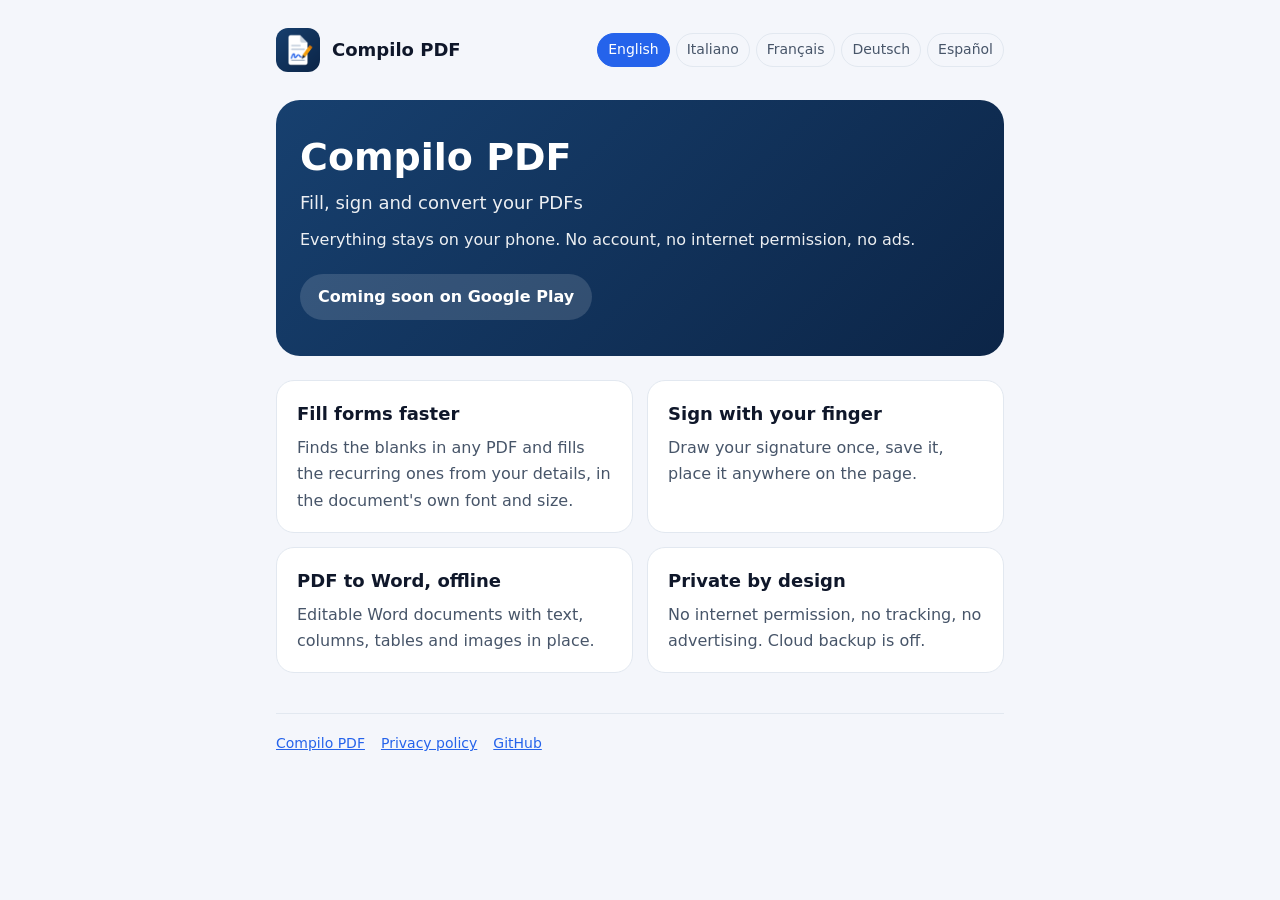
<file: docs/index.html>
<!doctype html>
<html lang="en">
<head>
<meta charset="utf-8">
<meta name="viewport" content="width=device-width,initial-scale=1">
<title>Compilo PDF – Fill, sign and convert your PDFs</title>
<meta name="description" content="Everything stays on your phone. No account, no internet permission, no ads.">
<link rel="canonical" href="https://st3fez.github.io/compilo-pdf/index.html">
<link rel="alternate" hreflang="en" href="https://st3fez.github.io/compilo-pdf/index.html"><link rel="alternate" hreflang="it" href="https://st3fez.github.io/compilo-pdf/it/index.html"><link rel="alternate" hreflang="fr" href="https://st3fez.github.io/compilo-pdf/fr/index.html"><link rel="alternate" hreflang="de" href="https://st3fez.github.io/compilo-pdf/de/index.html"><link rel="alternate" hreflang="es" href="https://st3fez.github.io/compilo-pdf/es/index.html">
<link rel="icon" href="assets/icon.svg" type="image/svg+xml">
<link rel="stylesheet" href="assets/style.css">
</head>
<body><div class="wrap">
<header class="top"><a class="brand" href="index.html"><img src="assets/icon-192.png" alt="" width="44" height="44">Compilo PDF</a><nav class="langs" aria-label="Language"><a href="https://st3fez.github.io/compilo-pdf/index.html" hreflang="en" lang="en" aria-current=true>English</a><a href="https://st3fez.github.io/compilo-pdf/it/index.html" hreflang="it" lang="it">Italiano</a><a href="https://st3fez.github.io/compilo-pdf/fr/index.html" hreflang="fr" lang="fr">Français</a><a href="https://st3fez.github.io/compilo-pdf/de/index.html" hreflang="de" lang="de">Deutsch</a><a href="https://st3fez.github.io/compilo-pdf/es/index.html" hreflang="es" lang="es">Español</a></nav></header>
<section class="hero"><h1>Compilo PDF</h1><p>Fill, sign and convert your PDFs</p><p style="font-size:16px;margin-top:10px">Everything stays on your phone. No account, no internet permission, no ads.</p><span class="soon">Coming soon on Google Play</span></section><div class="grid"><div class="card"><h2>Fill forms faster</h2><p>Finds the blanks in any PDF and fills the recurring ones from your details, in the document&#x27;s own font and size.</p></div><div class="card"><h2>Sign with your finger</h2><p>Draw your signature once, save it, place it anywhere on the page.</p></div><div class="card"><h2>PDF to Word, offline</h2><p>Editable Word documents with text, columns, tables and images in place.</p></div><div class="card"><h2>Private by design</h2><p>No internet permission, no tracking, no advertising. Cloud backup is off.</p></div></div>
<footer><a href="index.html">Compilo PDF</a><a href="privacy.html" >Privacy policy</a><a href="https://github.com/St3fez/compilo-pdf/issues">GitHub</a></footer>
</div></body></html>
</file>
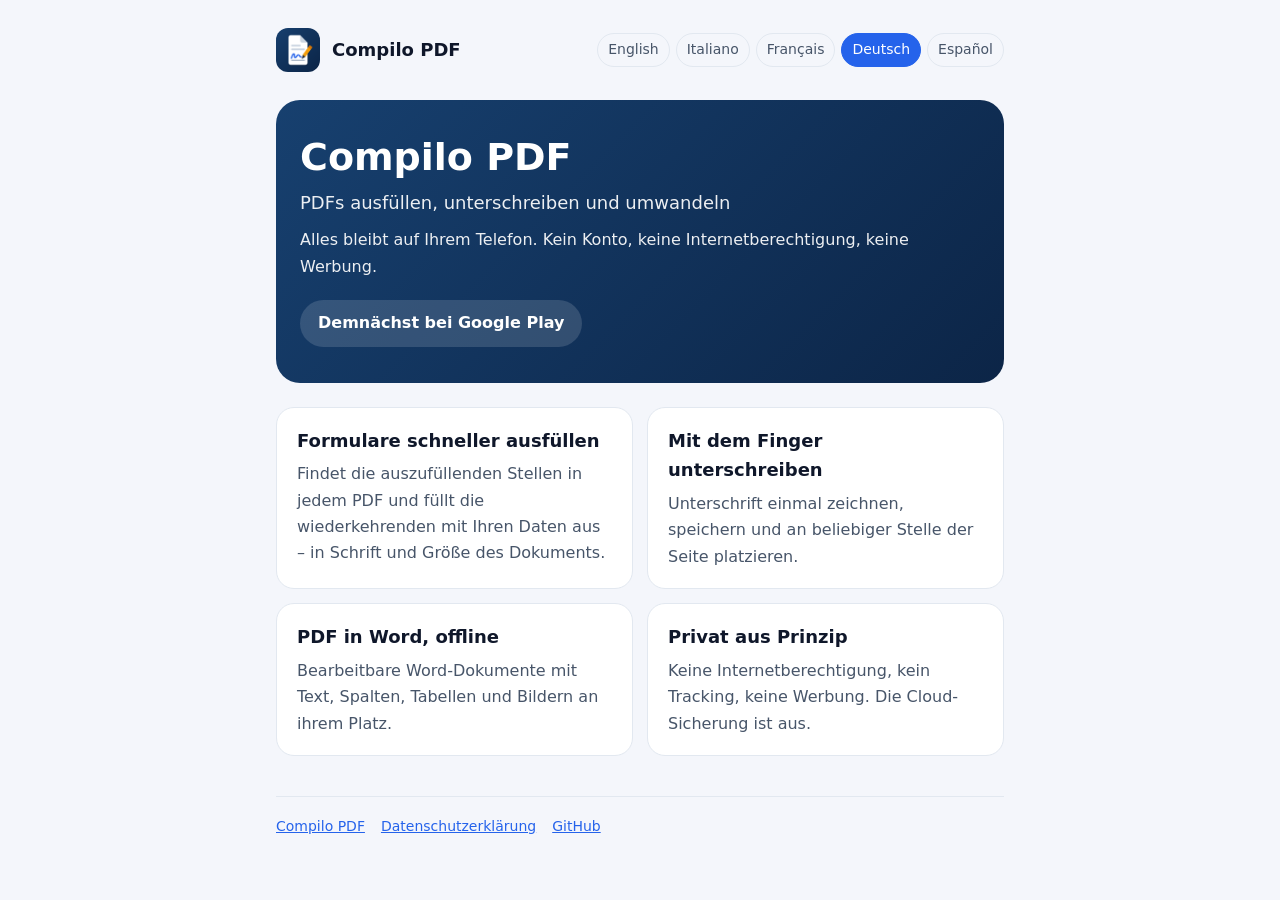
<file: docs/de/index.html>
<!doctype html>
<html lang="de">
<head>
<meta charset="utf-8">
<meta name="viewport" content="width=device-width,initial-scale=1">
<title>Compilo PDF – PDFs ausfüllen, unterschreiben und umwandeln</title>
<meta name="description" content="Alles bleibt auf Ihrem Telefon. Kein Konto, keine Internetberechtigung, keine Werbung.">
<link rel="canonical" href="https://st3fez.github.io/compilo-pdf/de/index.html">
<link rel="alternate" hreflang="en" href="https://st3fez.github.io/compilo-pdf/index.html"><link rel="alternate" hreflang="it" href="https://st3fez.github.io/compilo-pdf/it/index.html"><link rel="alternate" hreflang="fr" href="https://st3fez.github.io/compilo-pdf/fr/index.html"><link rel="alternate" hreflang="de" href="https://st3fez.github.io/compilo-pdf/de/index.html"><link rel="alternate" hreflang="es" href="https://st3fez.github.io/compilo-pdf/es/index.html">
<link rel="icon" href="../assets/icon.svg" type="image/svg+xml">
<link rel="stylesheet" href="../assets/style.css">
</head>
<body><div class="wrap">
<header class="top"><a class="brand" href="../index.html"><img src="../assets/icon-192.png" alt="" width="44" height="44">Compilo PDF</a><nav class="langs" aria-label="Language"><a href="https://st3fez.github.io/compilo-pdf/index.html" hreflang="en" lang="en">English</a><a href="https://st3fez.github.io/compilo-pdf/it/index.html" hreflang="it" lang="it">Italiano</a><a href="https://st3fez.github.io/compilo-pdf/fr/index.html" hreflang="fr" lang="fr">Français</a><a href="https://st3fez.github.io/compilo-pdf/de/index.html" hreflang="de" lang="de" aria-current=true>Deutsch</a><a href="https://st3fez.github.io/compilo-pdf/es/index.html" hreflang="es" lang="es">Español</a></nav></header>
<section class="hero"><h1>Compilo PDF</h1><p>PDFs ausfüllen, unterschreiben und umwandeln</p><p style="font-size:16px;margin-top:10px">Alles bleibt auf Ihrem Telefon. Kein Konto, keine Internetberechtigung, keine Werbung.</p><span class="soon">Demnächst bei Google Play</span></section><div class="grid"><div class="card"><h2>Formulare schneller ausfüllen</h2><p>Findet die auszufüllenden Stellen in jedem PDF und füllt die wiederkehrenden mit Ihren Daten aus – in Schrift und Größe des Dokuments.</p></div><div class="card"><h2>Mit dem Finger unterschreiben</h2><p>Unterschrift einmal zeichnen, speichern und an beliebiger Stelle der Seite platzieren.</p></div><div class="card"><h2>PDF in Word, offline</h2><p>Bearbeitbare Word-Dokumente mit Text, Spalten, Tabellen und Bildern an ihrem Platz.</p></div><div class="card"><h2>Privat aus Prinzip</h2><p>Keine Internetberechtigung, kein Tracking, keine Werbung. Die Cloud-Sicherung ist aus.</p></div></div>
<footer><a href="../index.html">Compilo PDF</a><a href="../privacy.html" >Datenschutzerklärung</a><a href="https://github.com/St3fez/compilo-pdf/issues">GitHub</a></footer>
</div></body></html>
</file>
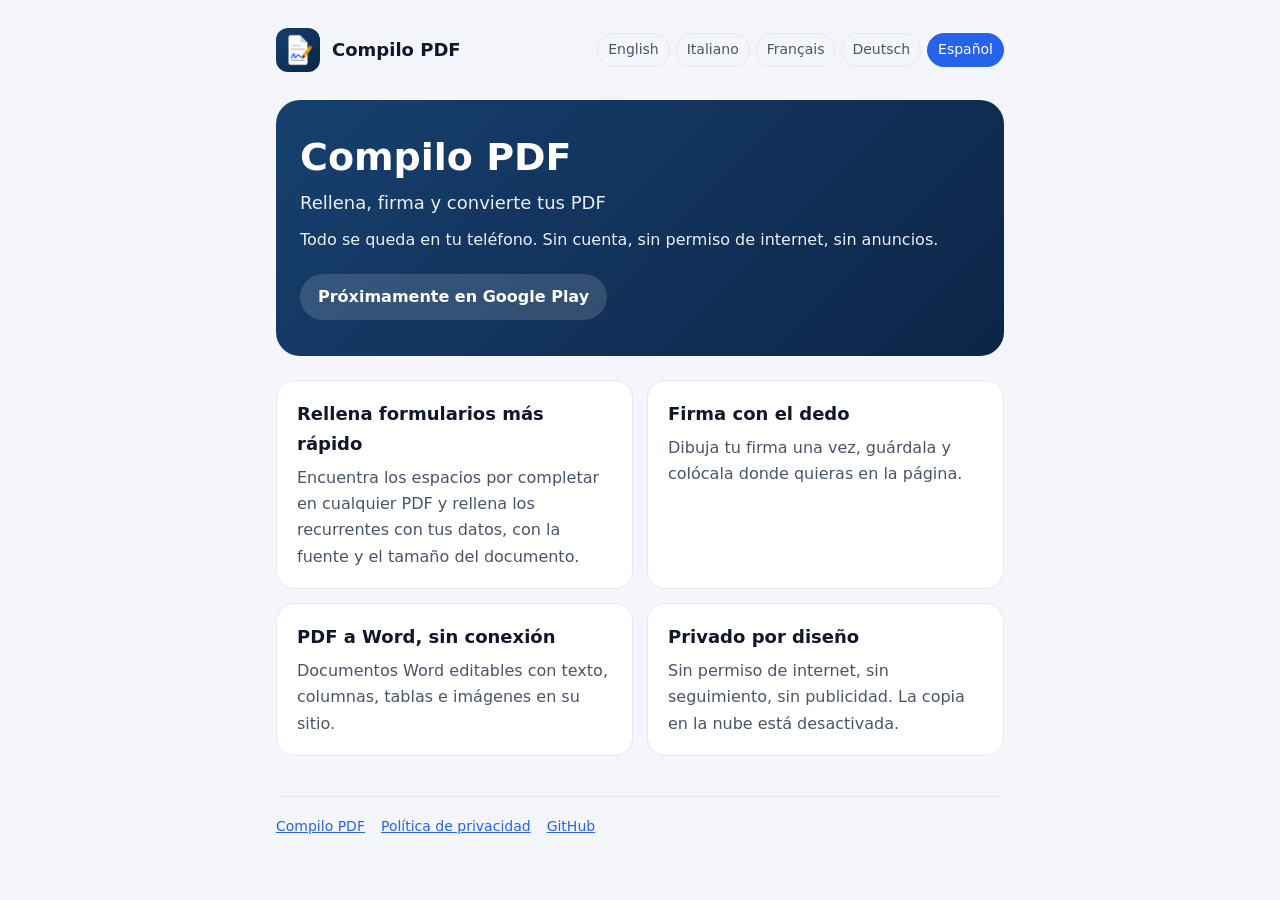
<file: docs/es/index.html>
<!doctype html>
<html lang="es">
<head>
<meta charset="utf-8">
<meta name="viewport" content="width=device-width,initial-scale=1">
<title>Compilo PDF – Rellena, firma y convierte tus PDF</title>
<meta name="description" content="Todo se queda en tu teléfono. Sin cuenta, sin permiso de internet, sin anuncios.">
<link rel="canonical" href="https://st3fez.github.io/compilo-pdf/es/index.html">
<link rel="alternate" hreflang="en" href="https://st3fez.github.io/compilo-pdf/index.html"><link rel="alternate" hreflang="it" href="https://st3fez.github.io/compilo-pdf/it/index.html"><link rel="alternate" hreflang="fr" href="https://st3fez.github.io/compilo-pdf/fr/index.html"><link rel="alternate" hreflang="de" href="https://st3fez.github.io/compilo-pdf/de/index.html"><link rel="alternate" hreflang="es" href="https://st3fez.github.io/compilo-pdf/es/index.html">
<link rel="icon" href="../assets/icon.svg" type="image/svg+xml">
<link rel="stylesheet" href="../assets/style.css">
</head>
<body><div class="wrap">
<header class="top"><a class="brand" href="../index.html"><img src="../assets/icon-192.png" alt="" width="44" height="44">Compilo PDF</a><nav class="langs" aria-label="Language"><a href="https://st3fez.github.io/compilo-pdf/index.html" hreflang="en" lang="en">English</a><a href="https://st3fez.github.io/compilo-pdf/it/index.html" hreflang="it" lang="it">Italiano</a><a href="https://st3fez.github.io/compilo-pdf/fr/index.html" hreflang="fr" lang="fr">Français</a><a href="https://st3fez.github.io/compilo-pdf/de/index.html" hreflang="de" lang="de">Deutsch</a><a href="https://st3fez.github.io/compilo-pdf/es/index.html" hreflang="es" lang="es" aria-current=true>Español</a></nav></header>
<section class="hero"><h1>Compilo PDF</h1><p>Rellena, firma y convierte tus PDF</p><p style="font-size:16px;margin-top:10px">Todo se queda en tu teléfono. Sin cuenta, sin permiso de internet, sin anuncios.</p><span class="soon">Próximamente en Google Play</span></section><div class="grid"><div class="card"><h2>Rellena formularios más rápido</h2><p>Encuentra los espacios por completar en cualquier PDF y rellena los recurrentes con tus datos, con la fuente y el tamaño del documento.</p></div><div class="card"><h2>Firma con el dedo</h2><p>Dibuja tu firma una vez, guárdala y colócala donde quieras en la página.</p></div><div class="card"><h2>PDF a Word, sin conexión</h2><p>Documentos Word editables con texto, columnas, tablas e imágenes en su sitio.</p></div><div class="card"><h2>Privado por diseño</h2><p>Sin permiso de internet, sin seguimiento, sin publicidad. La copia en la nube está desactivada.</p></div></div>
<footer><a href="../index.html">Compilo PDF</a><a href="../privacy.html" >Política de privacidad</a><a href="https://github.com/St3fez/compilo-pdf/issues">GitHub</a></footer>
</div></body></html>
</file>
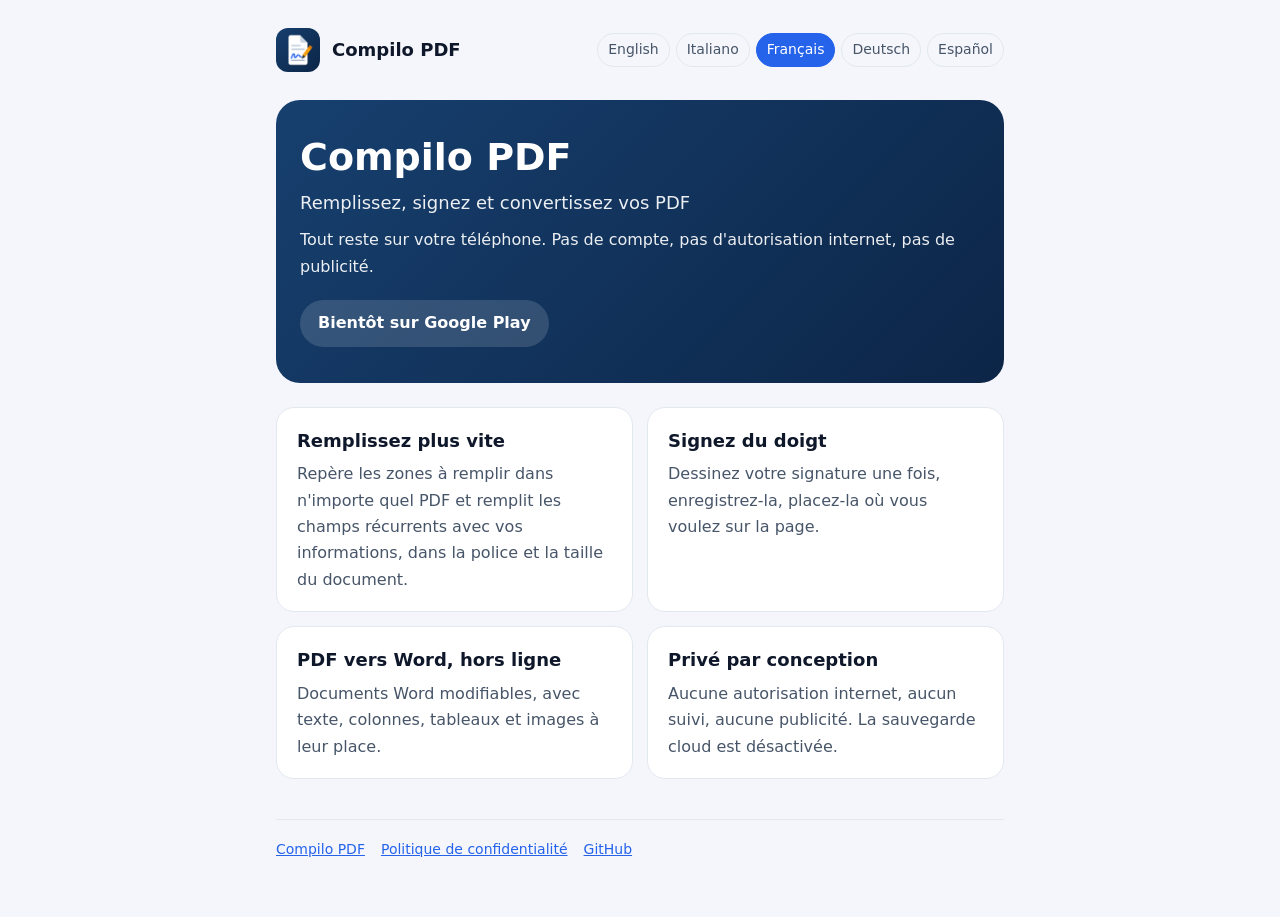
<file: docs/fr/index.html>
<!doctype html>
<html lang="fr">
<head>
<meta charset="utf-8">
<meta name="viewport" content="width=device-width,initial-scale=1">
<title>Compilo PDF – Remplissez, signez et convertissez vos PDF</title>
<meta name="description" content="Tout reste sur votre téléphone. Pas de compte, pas d&#x27;autorisation internet, pas de publicité.">
<link rel="canonical" href="https://st3fez.github.io/compilo-pdf/fr/index.html">
<link rel="alternate" hreflang="en" href="https://st3fez.github.io/compilo-pdf/index.html"><link rel="alternate" hreflang="it" href="https://st3fez.github.io/compilo-pdf/it/index.html"><link rel="alternate" hreflang="fr" href="https://st3fez.github.io/compilo-pdf/fr/index.html"><link rel="alternate" hreflang="de" href="https://st3fez.github.io/compilo-pdf/de/index.html"><link rel="alternate" hreflang="es" href="https://st3fez.github.io/compilo-pdf/es/index.html">
<link rel="icon" href="../assets/icon.svg" type="image/svg+xml">
<link rel="stylesheet" href="../assets/style.css">
</head>
<body><div class="wrap">
<header class="top"><a class="brand" href="../index.html"><img src="../assets/icon-192.png" alt="" width="44" height="44">Compilo PDF</a><nav class="langs" aria-label="Language"><a href="https://st3fez.github.io/compilo-pdf/index.html" hreflang="en" lang="en">English</a><a href="https://st3fez.github.io/compilo-pdf/it/index.html" hreflang="it" lang="it">Italiano</a><a href="https://st3fez.github.io/compilo-pdf/fr/index.html" hreflang="fr" lang="fr" aria-current=true>Français</a><a href="https://st3fez.github.io/compilo-pdf/de/index.html" hreflang="de" lang="de">Deutsch</a><a href="https://st3fez.github.io/compilo-pdf/es/index.html" hreflang="es" lang="es">Español</a></nav></header>
<section class="hero"><h1>Compilo PDF</h1><p>Remplissez, signez et convertissez vos PDF</p><p style="font-size:16px;margin-top:10px">Tout reste sur votre téléphone. Pas de compte, pas d&#x27;autorisation internet, pas de publicité.</p><span class="soon">Bientôt sur Google Play</span></section><div class="grid"><div class="card"><h2>Remplissez plus vite</h2><p>Repère les zones à remplir dans n&#x27;importe quel PDF et remplit les champs récurrents avec vos informations, dans la police et la taille du document.</p></div><div class="card"><h2>Signez du doigt</h2><p>Dessinez votre signature une fois, enregistrez-la, placez-la où vous voulez sur la page.</p></div><div class="card"><h2>PDF vers Word, hors ligne</h2><p>Documents Word modifiables, avec texte, colonnes, tableaux et images à leur place.</p></div><div class="card"><h2>Privé par conception</h2><p>Aucune autorisation internet, aucun suivi, aucune publicité. La sauvegarde cloud est désactivée.</p></div></div>
<footer><a href="../index.html">Compilo PDF</a><a href="../privacy.html" >Politique de confidentialité</a><a href="https://github.com/St3fez/compilo-pdf/issues">GitHub</a></footer>
</div></body></html>
</file>
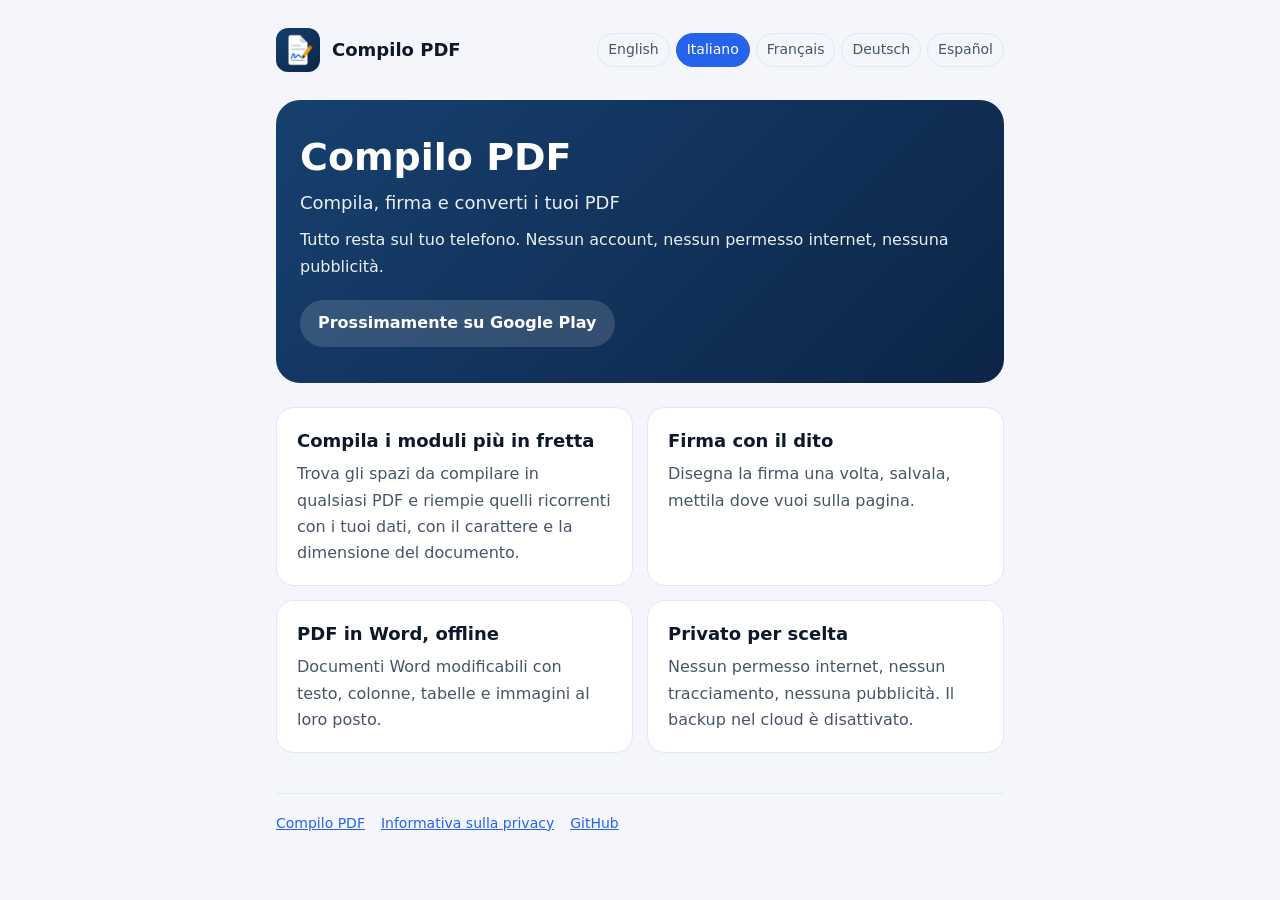
<file: docs/it/index.html>
<!doctype html>
<html lang="it">
<head>
<meta charset="utf-8">
<meta name="viewport" content="width=device-width,initial-scale=1">
<title>Compilo PDF – Compila, firma e converti i tuoi PDF</title>
<meta name="description" content="Tutto resta sul tuo telefono. Nessun account, nessun permesso internet, nessuna pubblicità.">
<link rel="canonical" href="https://st3fez.github.io/compilo-pdf/it/index.html">
<link rel="alternate" hreflang="en" href="https://st3fez.github.io/compilo-pdf/index.html"><link rel="alternate" hreflang="it" href="https://st3fez.github.io/compilo-pdf/it/index.html"><link rel="alternate" hreflang="fr" href="https://st3fez.github.io/compilo-pdf/fr/index.html"><link rel="alternate" hreflang="de" href="https://st3fez.github.io/compilo-pdf/de/index.html"><link rel="alternate" hreflang="es" href="https://st3fez.github.io/compilo-pdf/es/index.html">
<link rel="icon" href="../assets/icon.svg" type="image/svg+xml">
<link rel="stylesheet" href="../assets/style.css">
</head>
<body><div class="wrap">
<header class="top"><a class="brand" href="../index.html"><img src="../assets/icon-192.png" alt="" width="44" height="44">Compilo PDF</a><nav class="langs" aria-label="Language"><a href="https://st3fez.github.io/compilo-pdf/index.html" hreflang="en" lang="en">English</a><a href="https://st3fez.github.io/compilo-pdf/it/index.html" hreflang="it" lang="it" aria-current=true>Italiano</a><a href="https://st3fez.github.io/compilo-pdf/fr/index.html" hreflang="fr" lang="fr">Français</a><a href="https://st3fez.github.io/compilo-pdf/de/index.html" hreflang="de" lang="de">Deutsch</a><a href="https://st3fez.github.io/compilo-pdf/es/index.html" hreflang="es" lang="es">Español</a></nav></header>
<section class="hero"><h1>Compilo PDF</h1><p>Compila, firma e converti i tuoi PDF</p><p style="font-size:16px;margin-top:10px">Tutto resta sul tuo telefono. Nessun account, nessun permesso internet, nessuna pubblicità.</p><span class="soon">Prossimamente su Google Play</span></section><div class="grid"><div class="card"><h2>Compila i moduli più in fretta</h2><p>Trova gli spazi da compilare in qualsiasi PDF e riempie quelli ricorrenti con i tuoi dati, con il carattere e la dimensione del documento.</p></div><div class="card"><h2>Firma con il dito</h2><p>Disegna la firma una volta, salvala, mettila dove vuoi sulla pagina.</p></div><div class="card"><h2>PDF in Word, offline</h2><p>Documenti Word modificabili con testo, colonne, tabelle e immagini al loro posto.</p></div><div class="card"><h2>Privato per scelta</h2><p>Nessun permesso internet, nessun tracciamento, nessuna pubblicità. Il backup nel cloud è disattivato.</p></div></div>
<footer><a href="../index.html">Compilo PDF</a><a href="../privacy.html" >Informativa sulla privacy</a><a href="https://github.com/St3fez/compilo-pdf/issues">GitHub</a></footer>
</div></body></html>
</file>
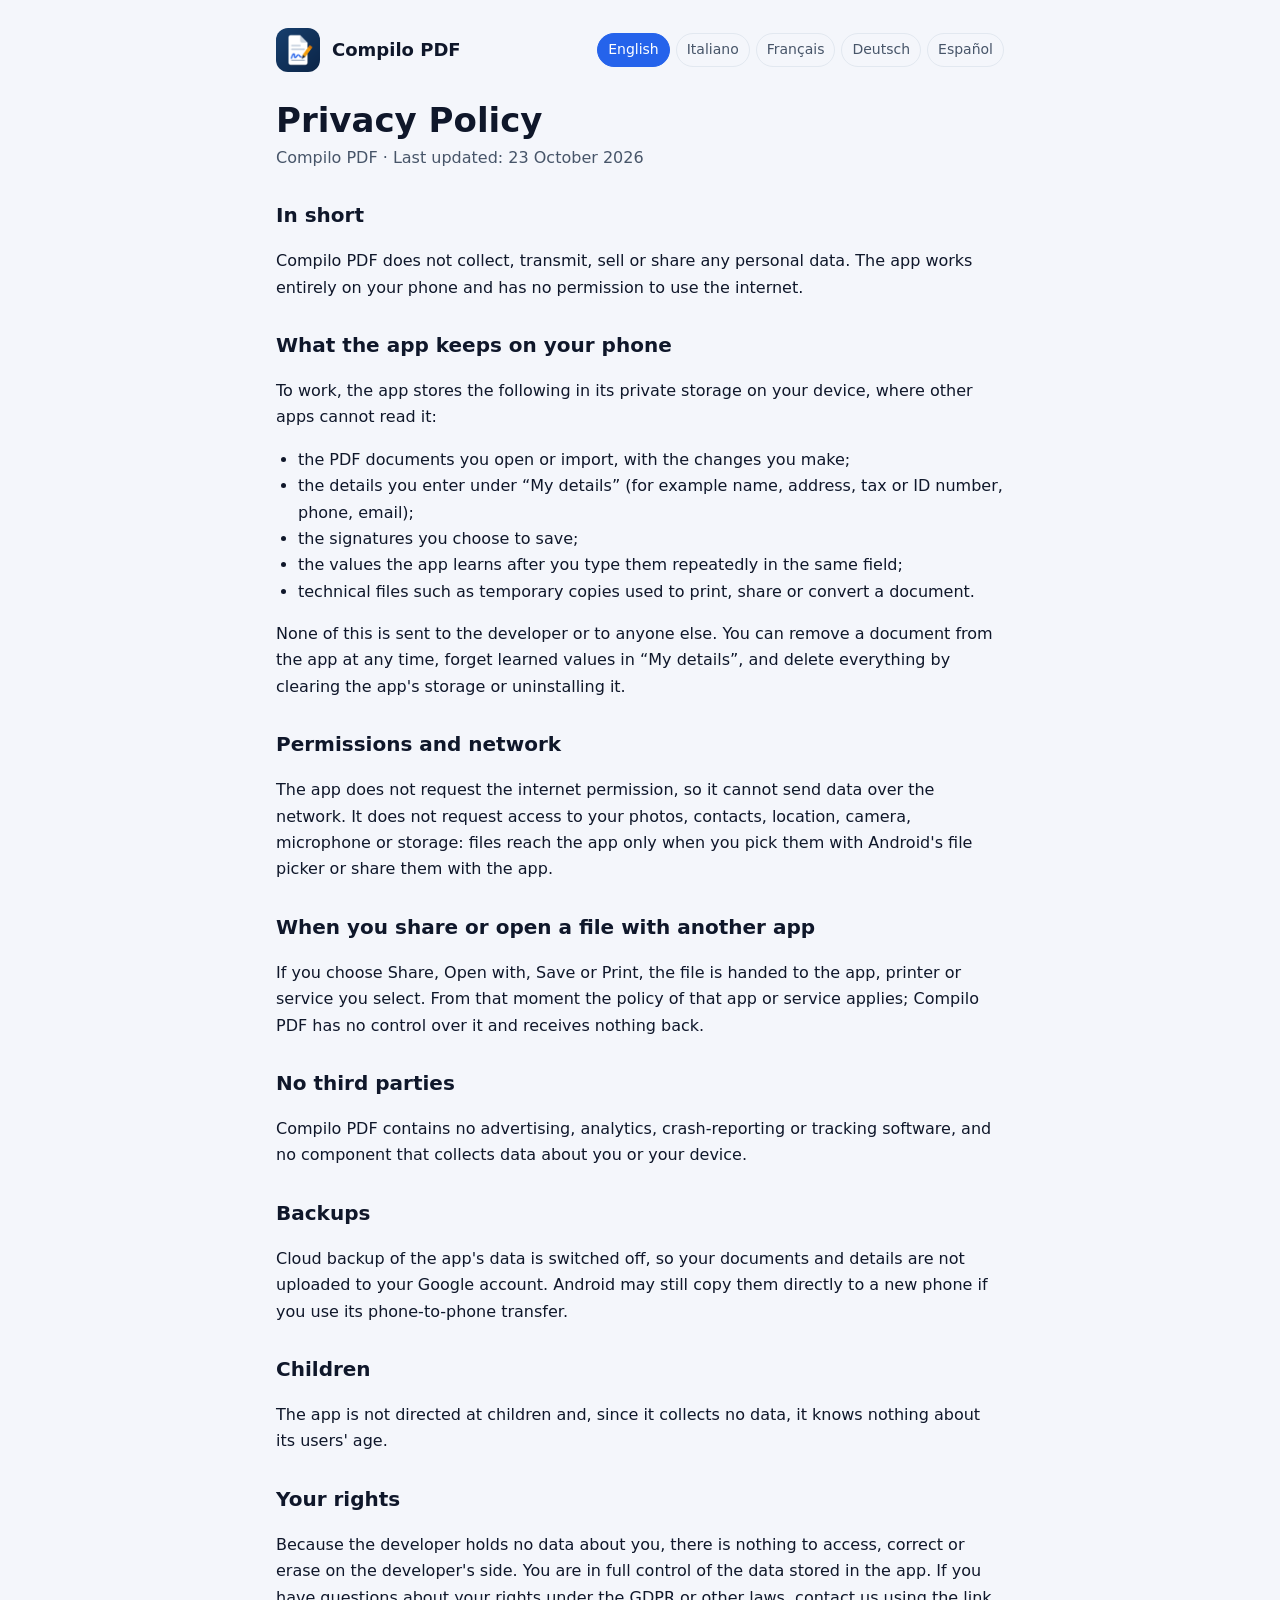
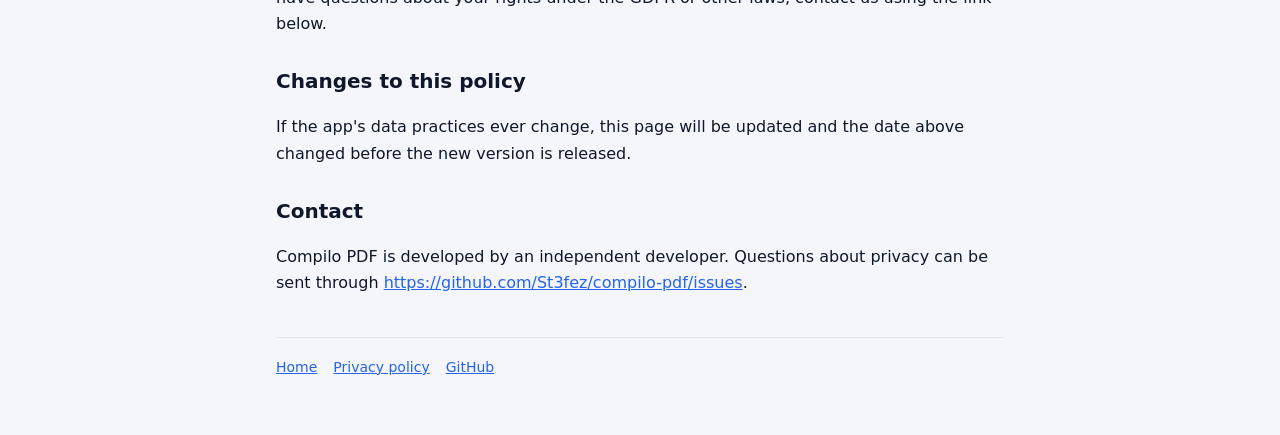
<file: docs/privacy.html>
<!doctype html>
<html lang="en">
<head>
<meta charset="utf-8">
<meta name="viewport" content="width=device-width,initial-scale=1">
<title>Privacy Policy – Compilo PDF</title>
<meta name="description" content="Compilo PDF does not collect, transmit, sell or share any personal data. The app works entirely on your phone and has no permission to use the internet.">
<link rel="canonical" href="https://st3fez.github.io/compilo-pdf/privacy.html">
<link rel="alternate" hreflang="en" href="https://st3fez.github.io/compilo-pdf/privacy.html"><link rel="alternate" hreflang="it" href="https://st3fez.github.io/compilo-pdf/it/privacy.html"><link rel="alternate" hreflang="fr" href="https://st3fez.github.io/compilo-pdf/fr/privacy.html"><link rel="alternate" hreflang="de" href="https://st3fez.github.io/compilo-pdf/de/privacy.html"><link rel="alternate" hreflang="es" href="https://st3fez.github.io/compilo-pdf/es/privacy.html">
<link rel="icon" href="assets/icon.svg" type="image/svg+xml">
<link rel="stylesheet" href="assets/style.css">
</head>
<body><div class="wrap">
<header class="top"><a class="brand" href="index.html"><img src="assets/icon-192.png" alt="" width="44" height="44">Compilo PDF</a><nav class="langs" aria-label="Language"><a href="https://st3fez.github.io/compilo-pdf/privacy.html" hreflang="en" lang="en" aria-current=true>English</a><a href="https://st3fez.github.io/compilo-pdf/it/privacy.html" hreflang="it" lang="it">Italiano</a><a href="https://st3fez.github.io/compilo-pdf/fr/privacy.html" hreflang="fr" lang="fr">Français</a><a href="https://st3fez.github.io/compilo-pdf/de/privacy.html" hreflang="de" lang="de">Deutsch</a><a href="https://st3fez.github.io/compilo-pdf/es/privacy.html" hreflang="es" lang="es">Español</a></nav></header>
<article><h1 class="doc">Privacy Policy</h1><p class="meta">Compilo PDF · Last updated: 23 October 2026</p><h2>In short</h2><p>Compilo PDF does not collect, transmit, sell or share any personal data. The app works entirely on your phone and has no permission to use the internet.</p><h2>What the app keeps on your phone</h2><p>To work, the app stores the following in its private storage on your device, where other apps cannot read it:</p><ul><li>the PDF documents you open or import, with the changes you make;</li><li>the details you enter under “My details” (for example name, address, tax or ID number, phone, email);</li><li>the signatures you choose to save;</li><li>the values the app learns after you type them repeatedly in the same field;</li><li>technical files such as temporary copies used to print, share or convert a document.</li></ul><p>None of this is sent to the developer or to anyone else. You can remove a document from the app at any time, forget learned values in “My details”, and delete everything by clearing the app&#x27;s storage or uninstalling it.</p><h2>Permissions and network</h2><p>The app does not request the internet permission, so it cannot send data over the network. It does not request access to your photos, contacts, location, camera, microphone or storage: files reach the app only when you pick them with Android&#x27;s file picker or share them with the app.</p><h2>When you share or open a file with another app</h2><p>If you choose Share, Open with, Save or Print, the file is handed to the app, printer or service you select. From that moment the policy of that app or service applies; Compilo PDF has no control over it and receives nothing back.</p><h2>No third parties</h2><p>Compilo PDF contains no advertising, analytics, crash-reporting or tracking software, and no component that collects data about you or your device.</p><h2>Backups</h2><p>Cloud backup of the app&#x27;s data is switched off, so your documents and details are not uploaded to your Google account. Android may still copy them directly to a new phone if you use its phone-to-phone transfer.</p><h2>Children</h2><p>The app is not directed at children and, since it collects no data, it knows nothing about its users&#x27; age.</p><h2>Your rights</h2><p>Because the developer holds no data about you, there is nothing to access, correct or erase on the developer&#x27;s side. You are in full control of the data stored in the app. If you have questions about your rights under the GDPR or other laws, contact us using the link below.</p><h2>Changes to this policy</h2><p>If the app&#x27;s data practices ever change, this page will be updated and the date above changed before the new version is released.</p><h2>Contact</h2><p>Compilo PDF is developed by an independent developer. Questions about privacy can be sent through <a href="https://github.com/St3fez/compilo-pdf/issues">https://github.com/St3fez/compilo-pdf/issues</a>.</p></article>
<footer><a href="index.html">Home</a><a href="privacy.html" >Privacy policy</a><a href="https://github.com/St3fez/compilo-pdf/issues">GitHub</a></footer>
</div></body></html>
</file>
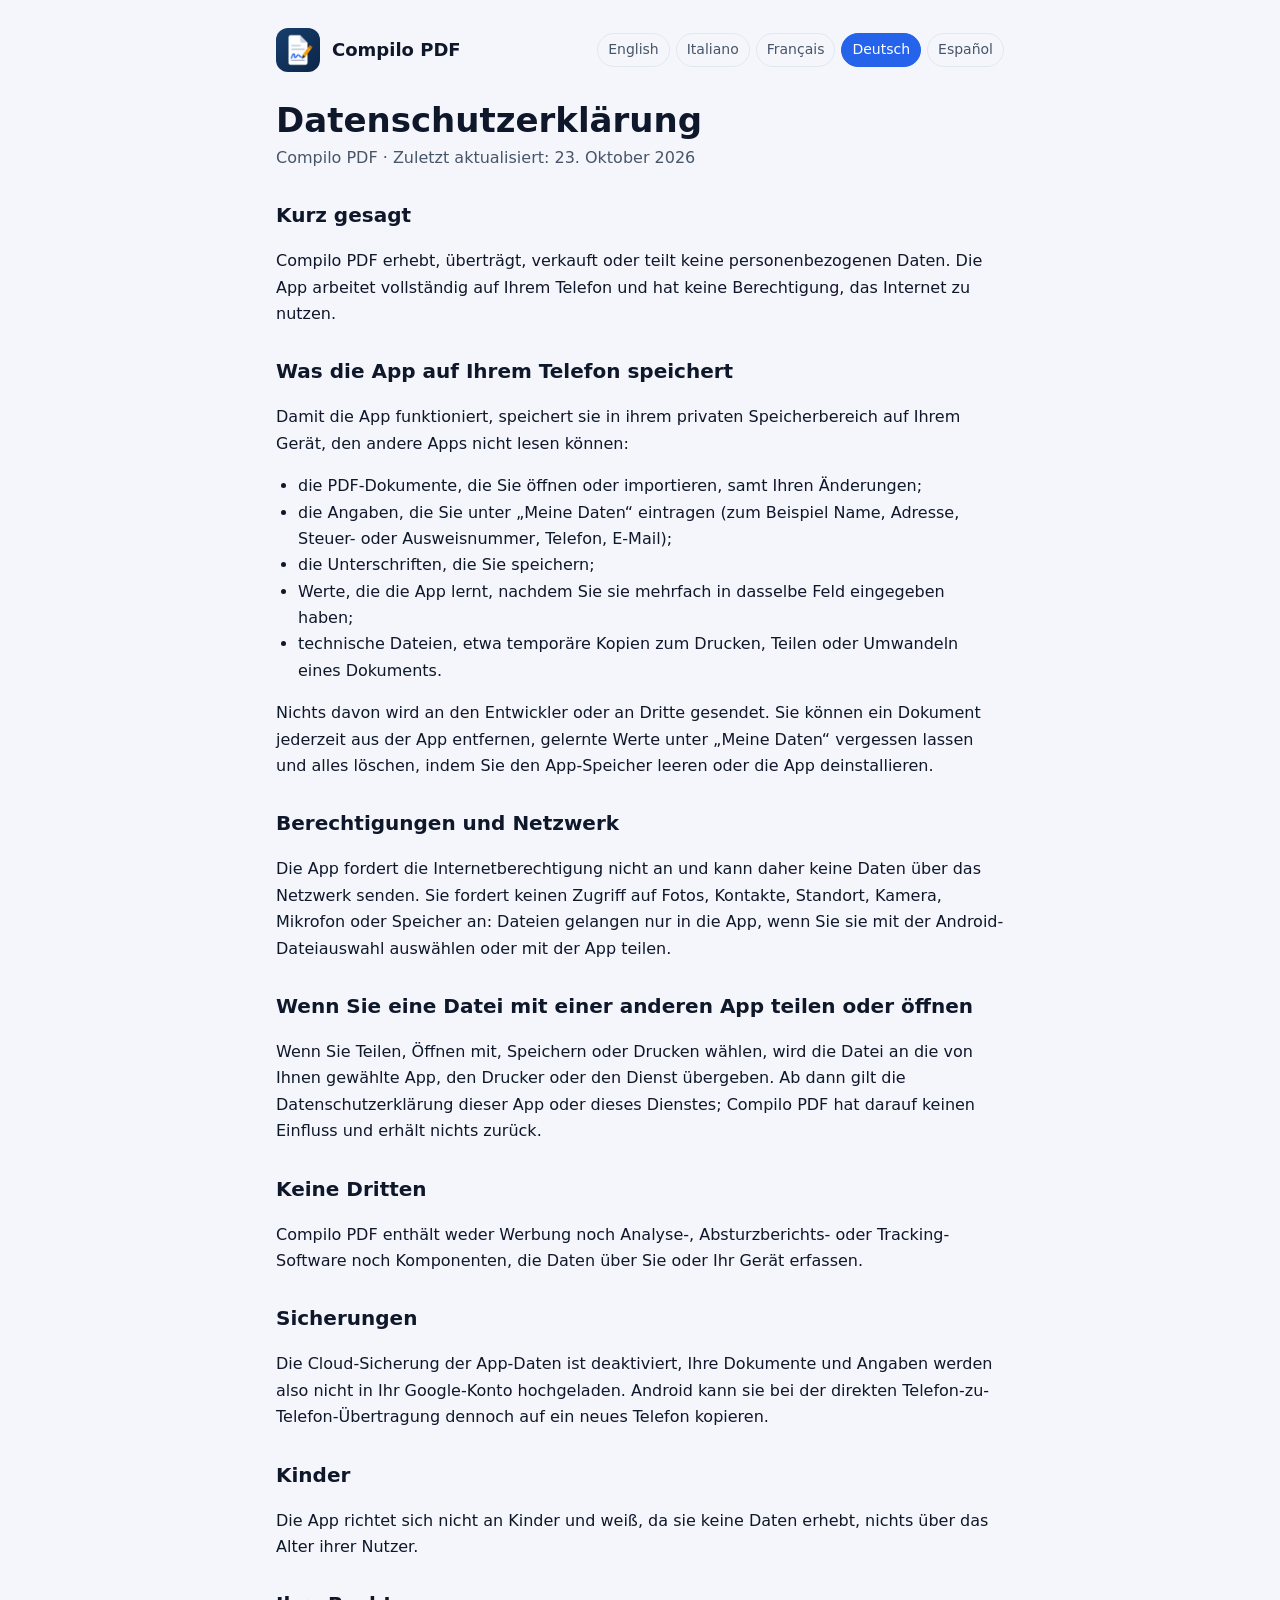
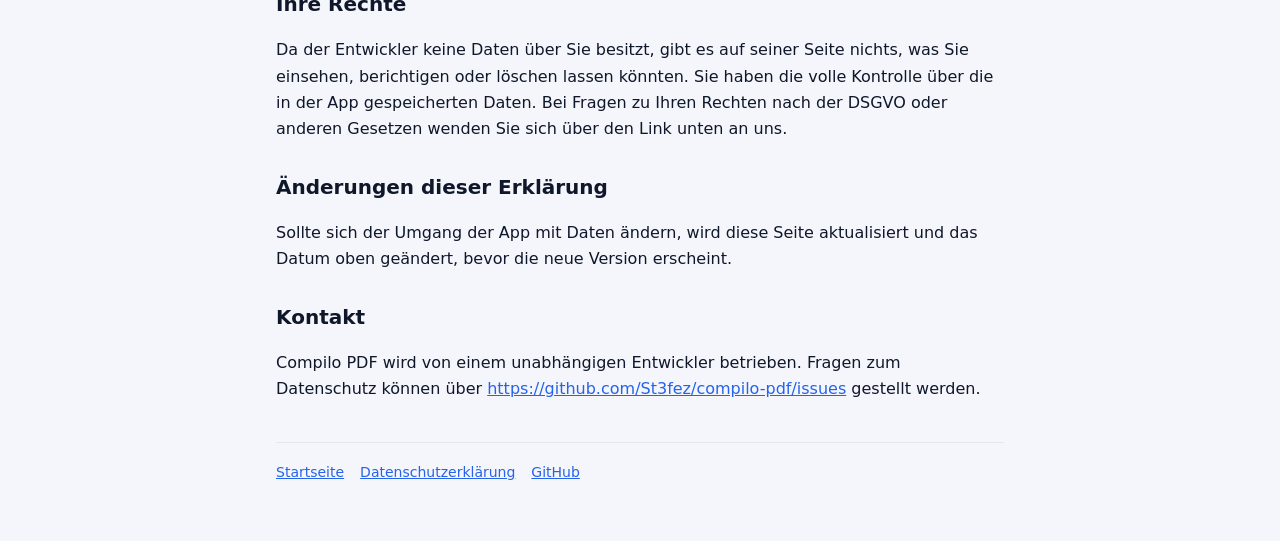
<file: docs/de/privacy.html>
<!doctype html>
<html lang="de">
<head>
<meta charset="utf-8">
<meta name="viewport" content="width=device-width,initial-scale=1">
<title>Datenschutzerklärung – Compilo PDF</title>
<meta name="description" content="Compilo PDF erhebt, überträgt, verkauft oder teilt keine personenbezogenen Daten. Die App arbeitet vollständig auf Ihrem Telefon und hat keine Berechtigung, das Internet zu nutzen.">
<link rel="canonical" href="https://st3fez.github.io/compilo-pdf/de/privacy.html">
<link rel="alternate" hreflang="en" href="https://st3fez.github.io/compilo-pdf/privacy.html"><link rel="alternate" hreflang="it" href="https://st3fez.github.io/compilo-pdf/it/privacy.html"><link rel="alternate" hreflang="fr" href="https://st3fez.github.io/compilo-pdf/fr/privacy.html"><link rel="alternate" hreflang="de" href="https://st3fez.github.io/compilo-pdf/de/privacy.html"><link rel="alternate" hreflang="es" href="https://st3fez.github.io/compilo-pdf/es/privacy.html">
<link rel="icon" href="../assets/icon.svg" type="image/svg+xml">
<link rel="stylesheet" href="../assets/style.css">
</head>
<body><div class="wrap">
<header class="top"><a class="brand" href="../index.html"><img src="../assets/icon-192.png" alt="" width="44" height="44">Compilo PDF</a><nav class="langs" aria-label="Language"><a href="https://st3fez.github.io/compilo-pdf/privacy.html" hreflang="en" lang="en">English</a><a href="https://st3fez.github.io/compilo-pdf/it/privacy.html" hreflang="it" lang="it">Italiano</a><a href="https://st3fez.github.io/compilo-pdf/fr/privacy.html" hreflang="fr" lang="fr">Français</a><a href="https://st3fez.github.io/compilo-pdf/de/privacy.html" hreflang="de" lang="de" aria-current=true>Deutsch</a><a href="https://st3fez.github.io/compilo-pdf/es/privacy.html" hreflang="es" lang="es">Español</a></nav></header>
<article><h1 class="doc">Datenschutzerklärung</h1><p class="meta">Compilo PDF · Zuletzt aktualisiert: 23. Oktober 2026</p><h2>Kurz gesagt</h2><p>Compilo PDF erhebt, überträgt, verkauft oder teilt keine personenbezogenen Daten. Die App arbeitet vollständig auf Ihrem Telefon und hat keine Berechtigung, das Internet zu nutzen.</p><h2>Was die App auf Ihrem Telefon speichert</h2><p>Damit die App funktioniert, speichert sie in ihrem privaten Speicherbereich auf Ihrem Gerät, den andere Apps nicht lesen können:</p><ul><li>die PDF-Dokumente, die Sie öffnen oder importieren, samt Ihren Änderungen;</li><li>die Angaben, die Sie unter „Meine Daten“ eintragen (zum Beispiel Name, Adresse, Steuer- oder Ausweisnummer, Telefon, E-Mail);</li><li>die Unterschriften, die Sie speichern;</li><li>Werte, die die App lernt, nachdem Sie sie mehrfach in dasselbe Feld eingegeben haben;</li><li>technische Dateien, etwa temporäre Kopien zum Drucken, Teilen oder Umwandeln eines Dokuments.</li></ul><p>Nichts davon wird an den Entwickler oder an Dritte gesendet. Sie können ein Dokument jederzeit aus der App entfernen, gelernte Werte unter „Meine Daten“ vergessen lassen und alles löschen, indem Sie den App-Speicher leeren oder die App deinstallieren.</p><h2>Berechtigungen und Netzwerk</h2><p>Die App fordert die Internetberechtigung nicht an und kann daher keine Daten über das Netzwerk senden. Sie fordert keinen Zugriff auf Fotos, Kontakte, Standort, Kamera, Mikrofon oder Speicher an: Dateien gelangen nur in die App, wenn Sie sie mit der Android-Dateiauswahl auswählen oder mit der App teilen.</p><h2>Wenn Sie eine Datei mit einer anderen App teilen oder öffnen</h2><p>Wenn Sie Teilen, Öffnen mit, Speichern oder Drucken wählen, wird die Datei an die von Ihnen gewählte App, den Drucker oder den Dienst übergeben. Ab dann gilt die Datenschutzerklärung dieser App oder dieses Dienstes; Compilo PDF hat darauf keinen Einfluss und erhält nichts zurück.</p><h2>Keine Dritten</h2><p>Compilo PDF enthält weder Werbung noch Analyse-, Absturzberichts- oder Tracking-Software noch Komponenten, die Daten über Sie oder Ihr Gerät erfassen.</p><h2>Sicherungen</h2><p>Die Cloud-Sicherung der App-Daten ist deaktiviert, Ihre Dokumente und Angaben werden also nicht in Ihr Google-Konto hochgeladen. Android kann sie bei der direkten Telefon-zu-Telefon-Übertragung dennoch auf ein neues Telefon kopieren.</p><h2>Kinder</h2><p>Die App richtet sich nicht an Kinder und weiß, da sie keine Daten erhebt, nichts über das Alter ihrer Nutzer.</p><h2>Ihre Rechte</h2><p>Da der Entwickler keine Daten über Sie besitzt, gibt es auf seiner Seite nichts, was Sie einsehen, berichtigen oder löschen lassen könnten. Sie haben die volle Kontrolle über die in der App gespeicherten Daten. Bei Fragen zu Ihren Rechten nach der DSGVO oder anderen Gesetzen wenden Sie sich über den Link unten an uns.</p><h2>Änderungen dieser Erklärung</h2><p>Sollte sich der Umgang der App mit Daten ändern, wird diese Seite aktualisiert und das Datum oben geändert, bevor die neue Version erscheint.</p><h2>Kontakt</h2><p>Compilo PDF wird von einem unabhängigen Entwickler betrieben. Fragen zum Datenschutz können über <a href="https://github.com/St3fez/compilo-pdf/issues">https://github.com/St3fez/compilo-pdf/issues</a> gestellt werden.</p></article>
<footer><a href="../index.html">Startseite</a><a href="../privacy.html" >Datenschutzerklärung</a><a href="https://github.com/St3fez/compilo-pdf/issues">GitHub</a></footer>
</div></body></html>
</file>
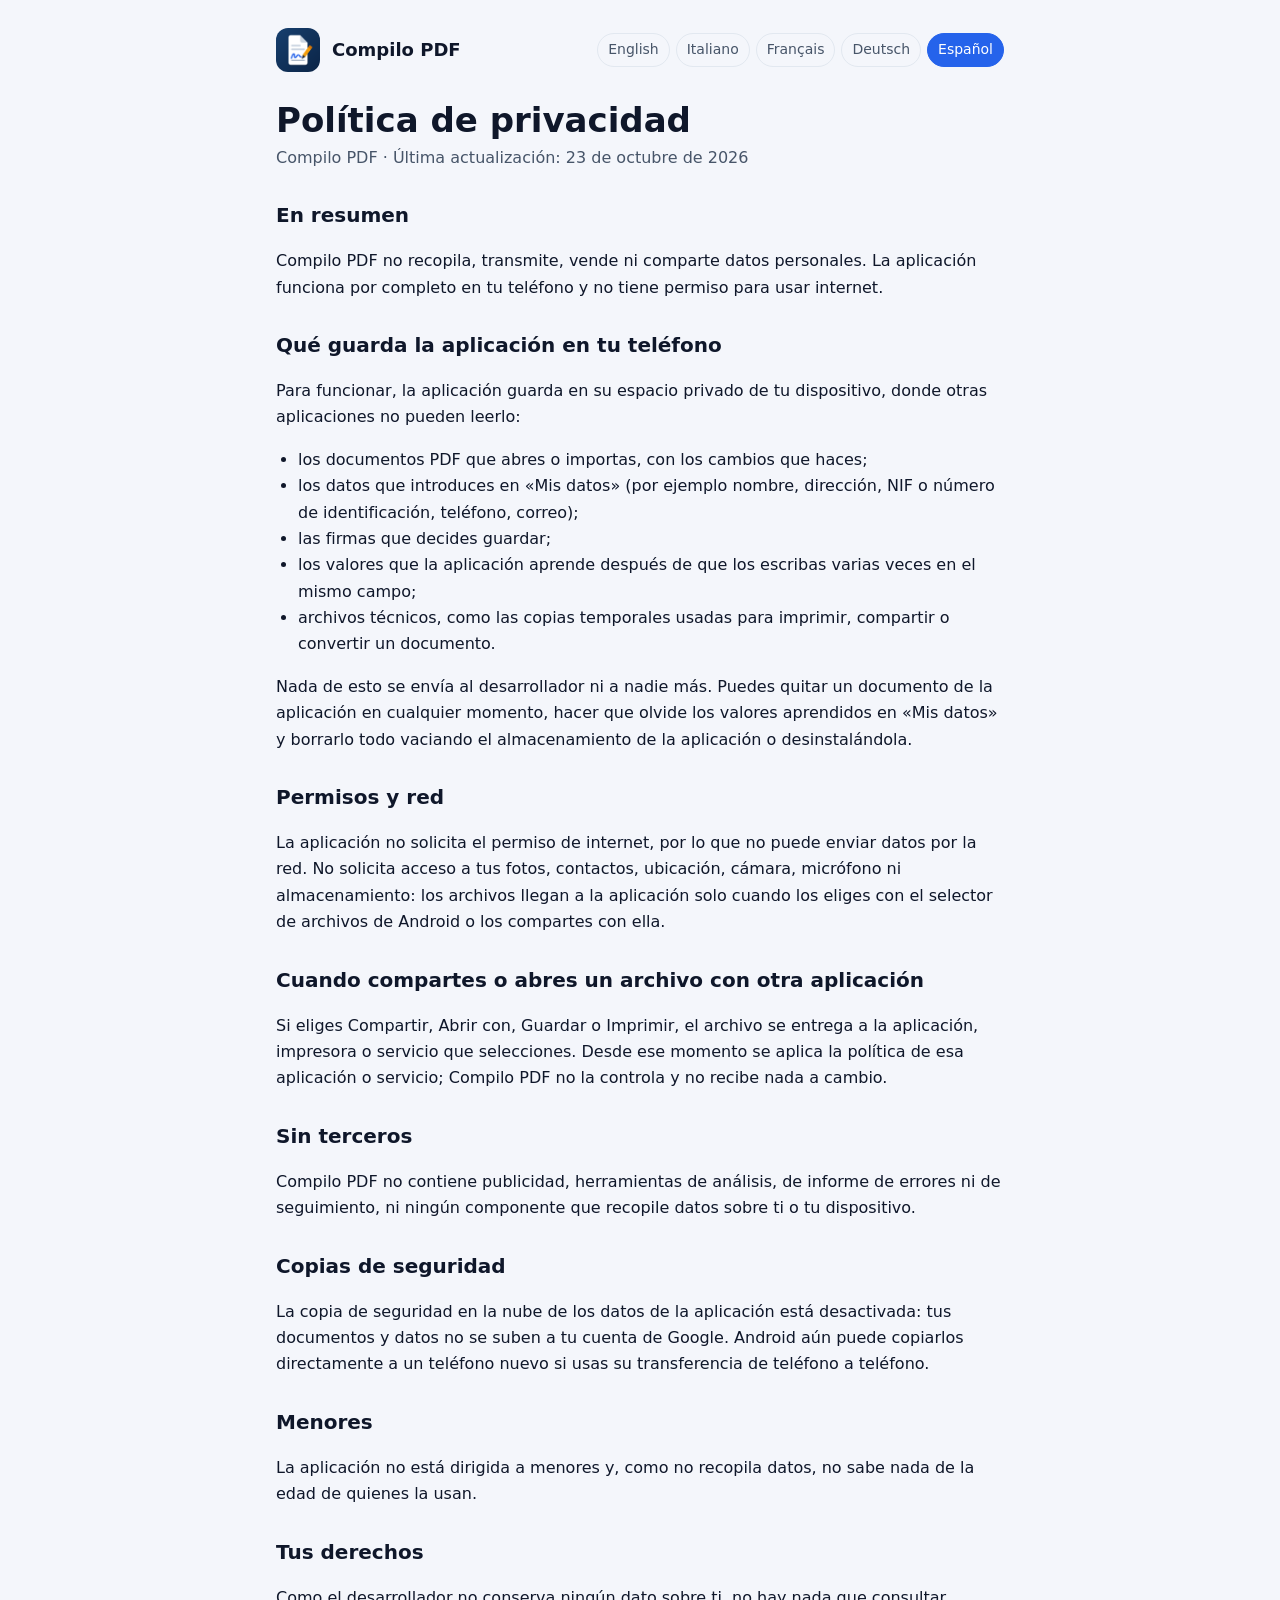
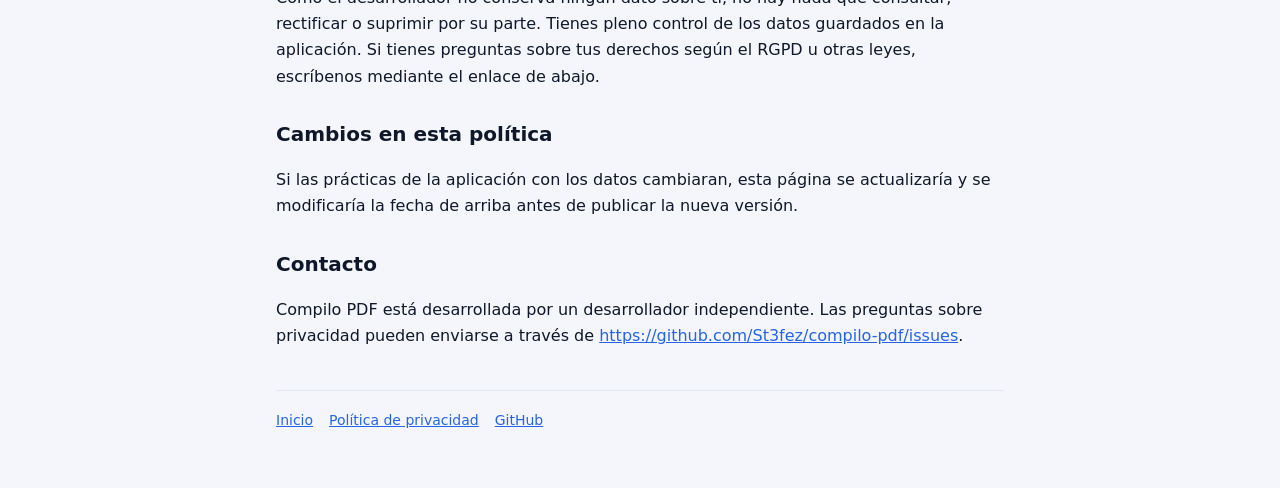
<file: docs/es/privacy.html>
<!doctype html>
<html lang="es">
<head>
<meta charset="utf-8">
<meta name="viewport" content="width=device-width,initial-scale=1">
<title>Política de privacidad – Compilo PDF</title>
<meta name="description" content="Compilo PDF no recopila, transmite, vende ni comparte datos personales. La aplicación funciona por completo en tu teléfono y no tiene permiso para usar internet.">
<link rel="canonical" href="https://st3fez.github.io/compilo-pdf/es/privacy.html">
<link rel="alternate" hreflang="en" href="https://st3fez.github.io/compilo-pdf/privacy.html"><link rel="alternate" hreflang="it" href="https://st3fez.github.io/compilo-pdf/it/privacy.html"><link rel="alternate" hreflang="fr" href="https://st3fez.github.io/compilo-pdf/fr/privacy.html"><link rel="alternate" hreflang="de" href="https://st3fez.github.io/compilo-pdf/de/privacy.html"><link rel="alternate" hreflang="es" href="https://st3fez.github.io/compilo-pdf/es/privacy.html">
<link rel="icon" href="../assets/icon.svg" type="image/svg+xml">
<link rel="stylesheet" href="../assets/style.css">
</head>
<body><div class="wrap">
<header class="top"><a class="brand" href="../index.html"><img src="../assets/icon-192.png" alt="" width="44" height="44">Compilo PDF</a><nav class="langs" aria-label="Language"><a href="https://st3fez.github.io/compilo-pdf/privacy.html" hreflang="en" lang="en">English</a><a href="https://st3fez.github.io/compilo-pdf/it/privacy.html" hreflang="it" lang="it">Italiano</a><a href="https://st3fez.github.io/compilo-pdf/fr/privacy.html" hreflang="fr" lang="fr">Français</a><a href="https://st3fez.github.io/compilo-pdf/de/privacy.html" hreflang="de" lang="de">Deutsch</a><a href="https://st3fez.github.io/compilo-pdf/es/privacy.html" hreflang="es" lang="es" aria-current=true>Español</a></nav></header>
<article><h1 class="doc">Política de privacidad</h1><p class="meta">Compilo PDF · Última actualización: 23 de octubre de 2026</p><h2>En resumen</h2><p>Compilo PDF no recopila, transmite, vende ni comparte datos personales. La aplicación funciona por completo en tu teléfono y no tiene permiso para usar internet.</p><h2>Qué guarda la aplicación en tu teléfono</h2><p>Para funcionar, la aplicación guarda en su espacio privado de tu dispositivo, donde otras aplicaciones no pueden leerlo:</p><ul><li>los documentos PDF que abres o importas, con los cambios que haces;</li><li>los datos que introduces en «Mis datos» (por ejemplo nombre, dirección, NIF o número de identificación, teléfono, correo);</li><li>las firmas que decides guardar;</li><li>los valores que la aplicación aprende después de que los escribas varias veces en el mismo campo;</li><li>archivos técnicos, como las copias temporales usadas para imprimir, compartir o convertir un documento.</li></ul><p>Nada de esto se envía al desarrollador ni a nadie más. Puedes quitar un documento de la aplicación en cualquier momento, hacer que olvide los valores aprendidos en «Mis datos» y borrarlo todo vaciando el almacenamiento de la aplicación o desinstalándola.</p><h2>Permisos y red</h2><p>La aplicación no solicita el permiso de internet, por lo que no puede enviar datos por la red. No solicita acceso a tus fotos, contactos, ubicación, cámara, micrófono ni almacenamiento: los archivos llegan a la aplicación solo cuando los eliges con el selector de archivos de Android o los compartes con ella.</p><h2>Cuando compartes o abres un archivo con otra aplicación</h2><p>Si eliges Compartir, Abrir con, Guardar o Imprimir, el archivo se entrega a la aplicación, impresora o servicio que selecciones. Desde ese momento se aplica la política de esa aplicación o servicio; Compilo PDF no la controla y no recibe nada a cambio.</p><h2>Sin terceros</h2><p>Compilo PDF no contiene publicidad, herramientas de análisis, de informe de errores ni de seguimiento, ni ningún componente que recopile datos sobre ti o tu dispositivo.</p><h2>Copias de seguridad</h2><p>La copia de seguridad en la nube de los datos de la aplicación está desactivada: tus documentos y datos no se suben a tu cuenta de Google. Android aún puede copiarlos directamente a un teléfono nuevo si usas su transferencia de teléfono a teléfono.</p><h2>Menores</h2><p>La aplicación no está dirigida a menores y, como no recopila datos, no sabe nada de la edad de quienes la usan.</p><h2>Tus derechos</h2><p>Como el desarrollador no conserva ningún dato sobre ti, no hay nada que consultar, rectificar o suprimir por su parte. Tienes pleno control de los datos guardados en la aplicación. Si tienes preguntas sobre tus derechos según el RGPD u otras leyes, escríbenos mediante el enlace de abajo.</p><h2>Cambios en esta política</h2><p>Si las prácticas de la aplicación con los datos cambiaran, esta página se actualizaría y se modificaría la fecha de arriba antes de publicar la nueva versión.</p><h2>Contacto</h2><p>Compilo PDF está desarrollada por un desarrollador independiente. Las preguntas sobre privacidad pueden enviarse a través de <a href="https://github.com/St3fez/compilo-pdf/issues">https://github.com/St3fez/compilo-pdf/issues</a>.</p></article>
<footer><a href="../index.html">Inicio</a><a href="../privacy.html" >Política de privacidad</a><a href="https://github.com/St3fez/compilo-pdf/issues">GitHub</a></footer>
</div></body></html>
</file>
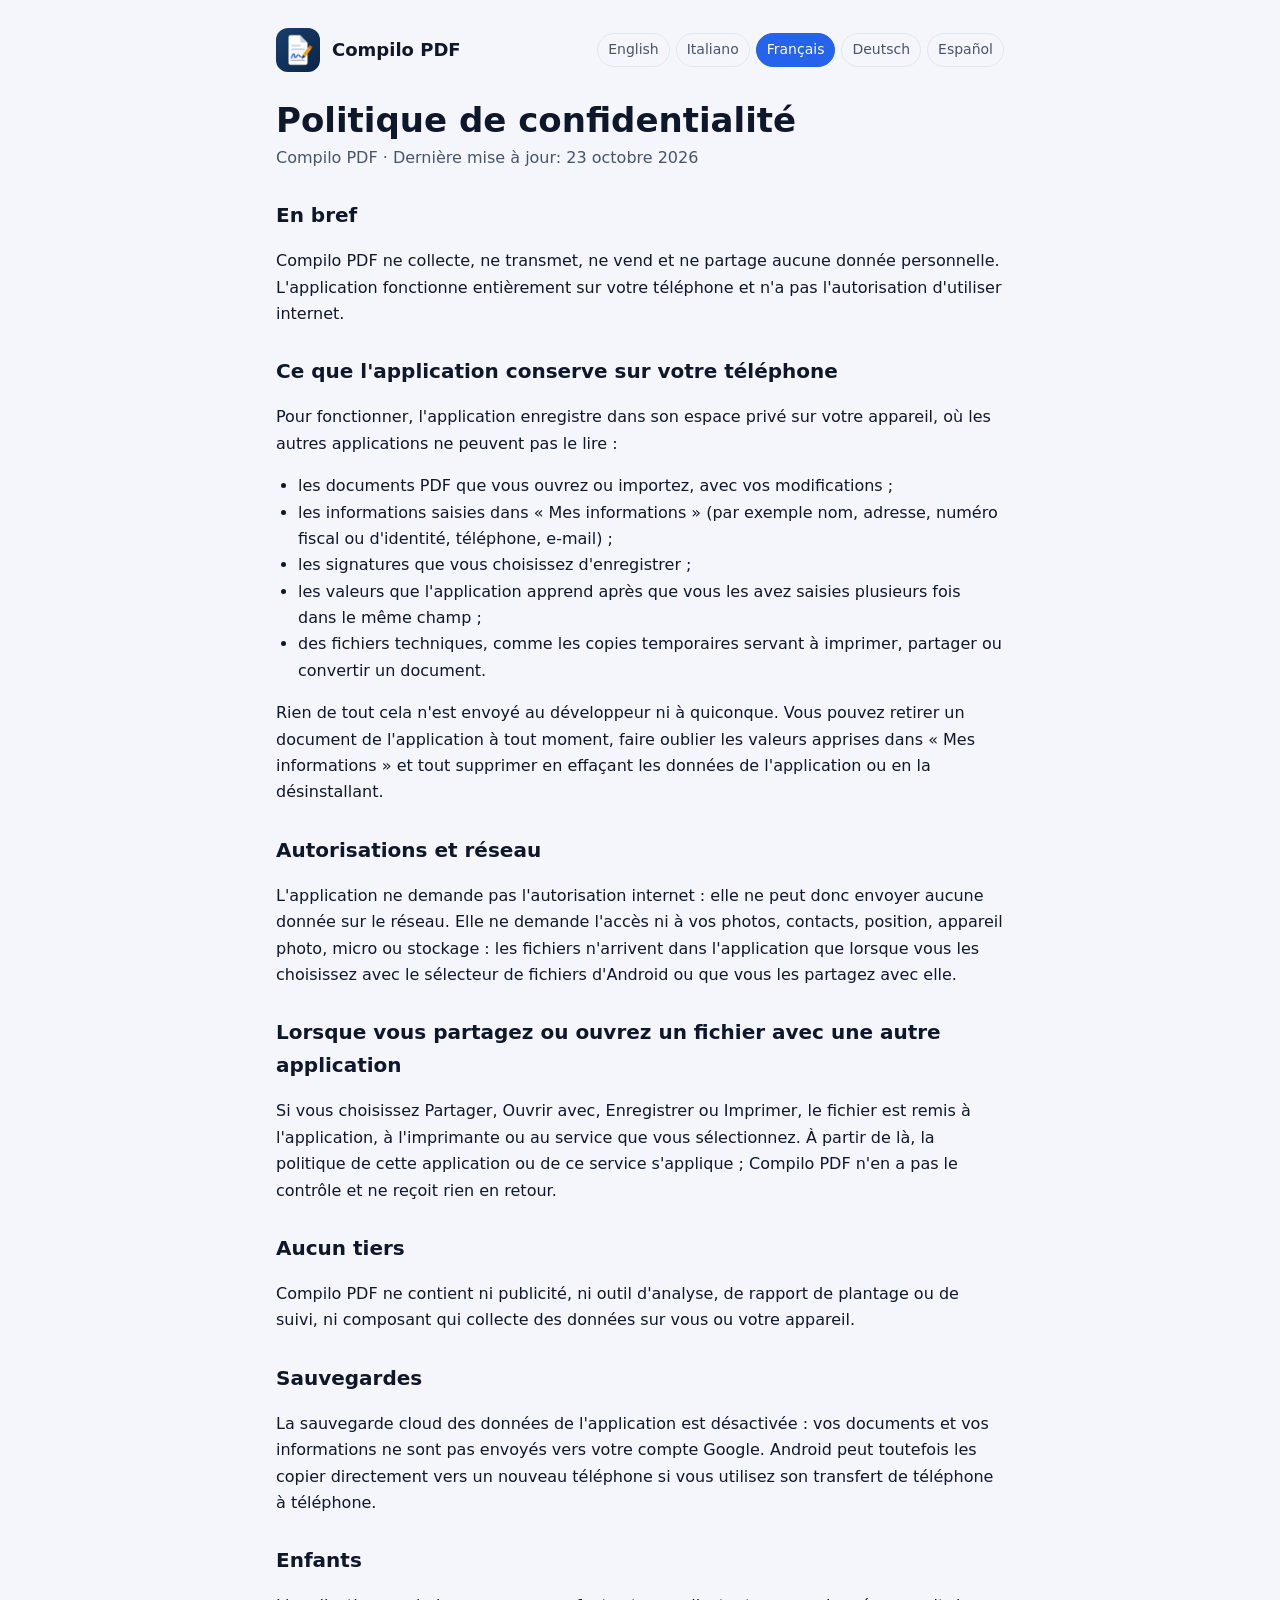
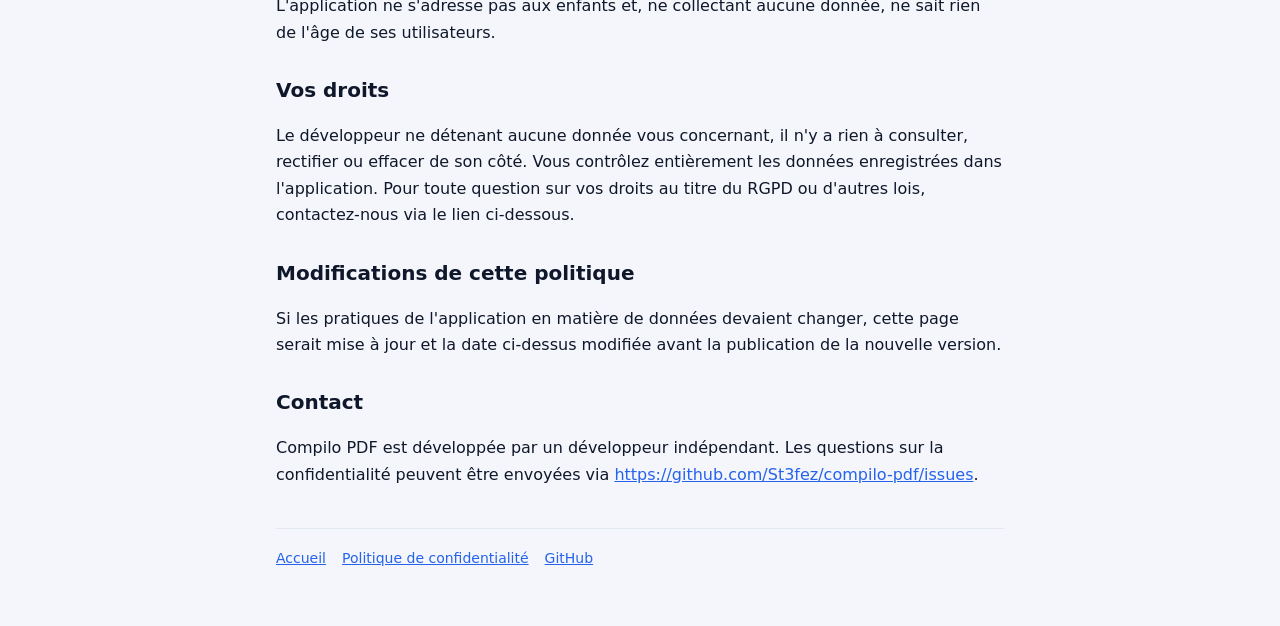
<file: docs/fr/privacy.html>
<!doctype html>
<html lang="fr">
<head>
<meta charset="utf-8">
<meta name="viewport" content="width=device-width,initial-scale=1">
<title>Politique de confidentialité – Compilo PDF</title>
<meta name="description" content="Compilo PDF ne collecte, ne transmet, ne vend et ne partage aucune donnée personnelle. L&#x27;application fonctionne entièrement sur votre téléphone et n&#x27;a pas l&#x27;autorisation d&#x27;utiliser internet.">
<link rel="canonical" href="https://st3fez.github.io/compilo-pdf/fr/privacy.html">
<link rel="alternate" hreflang="en" href="https://st3fez.github.io/compilo-pdf/privacy.html"><link rel="alternate" hreflang="it" href="https://st3fez.github.io/compilo-pdf/it/privacy.html"><link rel="alternate" hreflang="fr" href="https://st3fez.github.io/compilo-pdf/fr/privacy.html"><link rel="alternate" hreflang="de" href="https://st3fez.github.io/compilo-pdf/de/privacy.html"><link rel="alternate" hreflang="es" href="https://st3fez.github.io/compilo-pdf/es/privacy.html">
<link rel="icon" href="../assets/icon.svg" type="image/svg+xml">
<link rel="stylesheet" href="../assets/style.css">
</head>
<body><div class="wrap">
<header class="top"><a class="brand" href="../index.html"><img src="../assets/icon-192.png" alt="" width="44" height="44">Compilo PDF</a><nav class="langs" aria-label="Language"><a href="https://st3fez.github.io/compilo-pdf/privacy.html" hreflang="en" lang="en">English</a><a href="https://st3fez.github.io/compilo-pdf/it/privacy.html" hreflang="it" lang="it">Italiano</a><a href="https://st3fez.github.io/compilo-pdf/fr/privacy.html" hreflang="fr" lang="fr" aria-current=true>Français</a><a href="https://st3fez.github.io/compilo-pdf/de/privacy.html" hreflang="de" lang="de">Deutsch</a><a href="https://st3fez.github.io/compilo-pdf/es/privacy.html" hreflang="es" lang="es">Español</a></nav></header>
<article><h1 class="doc">Politique de confidentialité</h1><p class="meta">Compilo PDF · Dernière mise à jour: 23 octobre 2026</p><h2>En bref</h2><p>Compilo PDF ne collecte, ne transmet, ne vend et ne partage aucune donnée personnelle. L&#x27;application fonctionne entièrement sur votre téléphone et n&#x27;a pas l&#x27;autorisation d&#x27;utiliser internet.</p><h2>Ce que l&#x27;application conserve sur votre téléphone</h2><p>Pour fonctionner, l&#x27;application enregistre dans son espace privé sur votre appareil, où les autres applications ne peuvent pas le lire :</p><ul><li>les documents PDF que vous ouvrez ou importez, avec vos modifications ;</li><li>les informations saisies dans « Mes informations » (par exemple nom, adresse, numéro fiscal ou d'identité, téléphone, e-mail) ;</li><li>les signatures que vous choisissez d'enregistrer ;</li><li>les valeurs que l'application apprend après que vous les avez saisies plusieurs fois dans le même champ ;</li><li>des fichiers techniques, comme les copies temporaires servant à imprimer, partager ou convertir un document.</li></ul><p>Rien de tout cela n&#x27;est envoyé au développeur ni à quiconque. Vous pouvez retirer un document de l&#x27;application à tout moment, faire oublier les valeurs apprises dans « Mes informations » et tout supprimer en effaçant les données de l&#x27;application ou en la désinstallant.</p><h2>Autorisations et réseau</h2><p>L&#x27;application ne demande pas l&#x27;autorisation internet : elle ne peut donc envoyer aucune donnée sur le réseau. Elle ne demande l&#x27;accès ni à vos photos, contacts, position, appareil photo, micro ou stockage : les fichiers n&#x27;arrivent dans l&#x27;application que lorsque vous les choisissez avec le sélecteur de fichiers d&#x27;Android ou que vous les partagez avec elle.</p><h2>Lorsque vous partagez ou ouvrez un fichier avec une autre application</h2><p>Si vous choisissez Partager, Ouvrir avec, Enregistrer ou Imprimer, le fichier est remis à l&#x27;application, à l&#x27;imprimante ou au service que vous sélectionnez. À partir de là, la politique de cette application ou de ce service s&#x27;applique ; Compilo PDF n&#x27;en a pas le contrôle et ne reçoit rien en retour.</p><h2>Aucun tiers</h2><p>Compilo PDF ne contient ni publicité, ni outil d&#x27;analyse, de rapport de plantage ou de suivi, ni composant qui collecte des données sur vous ou votre appareil.</p><h2>Sauvegardes</h2><p>La sauvegarde cloud des données de l&#x27;application est désactivée : vos documents et vos informations ne sont pas envoyés vers votre compte Google. Android peut toutefois les copier directement vers un nouveau téléphone si vous utilisez son transfert de téléphone à téléphone.</p><h2>Enfants</h2><p>L&#x27;application ne s&#x27;adresse pas aux enfants et, ne collectant aucune donnée, ne sait rien de l&#x27;âge de ses utilisateurs.</p><h2>Vos droits</h2><p>Le développeur ne détenant aucune donnée vous concernant, il n&#x27;y a rien à consulter, rectifier ou effacer de son côté. Vous contrôlez entièrement les données enregistrées dans l&#x27;application. Pour toute question sur vos droits au titre du RGPD ou d&#x27;autres lois, contactez-nous via le lien ci-dessous.</p><h2>Modifications de cette politique</h2><p>Si les pratiques de l&#x27;application en matière de données devaient changer, cette page serait mise à jour et la date ci-dessus modifiée avant la publication de la nouvelle version.</p><h2>Contact</h2><p>Compilo PDF est développée par un développeur indépendant. Les questions sur la confidentialité peuvent être envoyées via <a href="https://github.com/St3fez/compilo-pdf/issues">https://github.com/St3fez/compilo-pdf/issues</a>.</p></article>
<footer><a href="../index.html">Accueil</a><a href="../privacy.html" >Politique de confidentialité</a><a href="https://github.com/St3fez/compilo-pdf/issues">GitHub</a></footer>
</div></body></html>
</file>
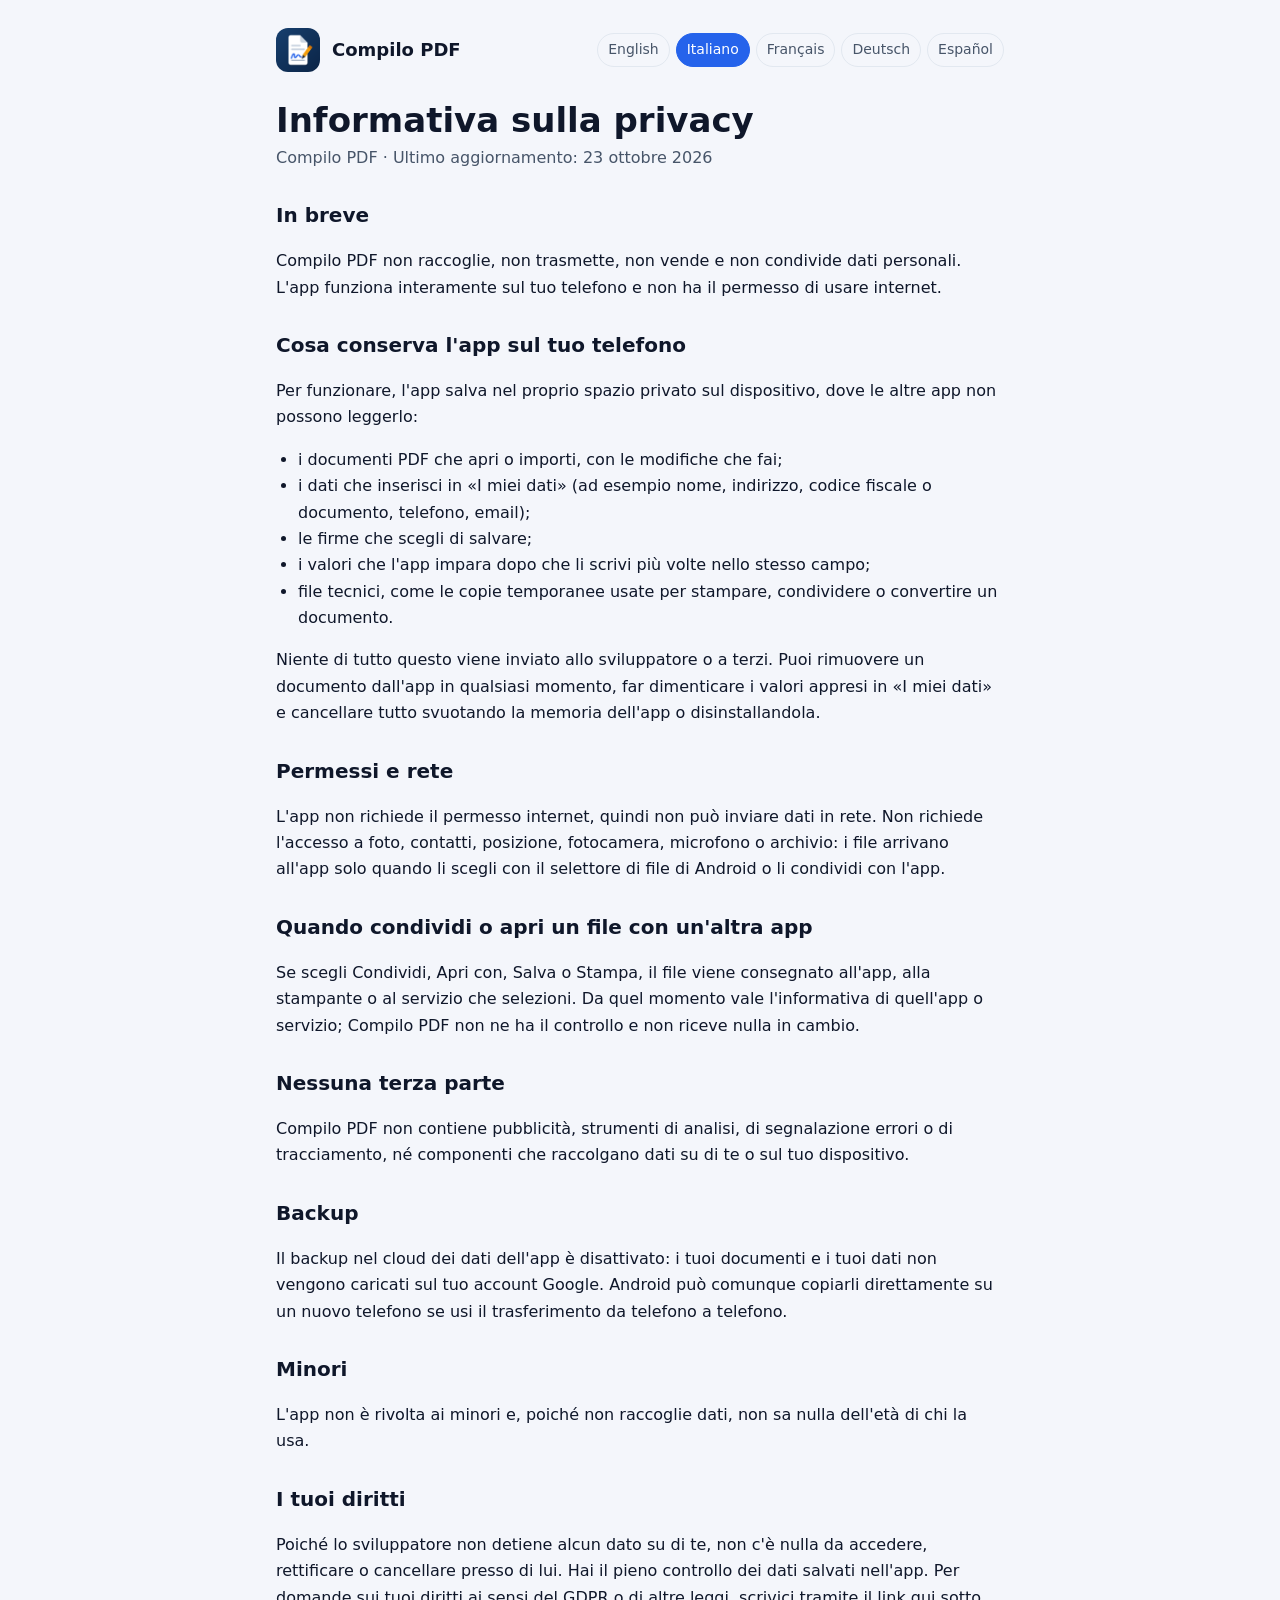
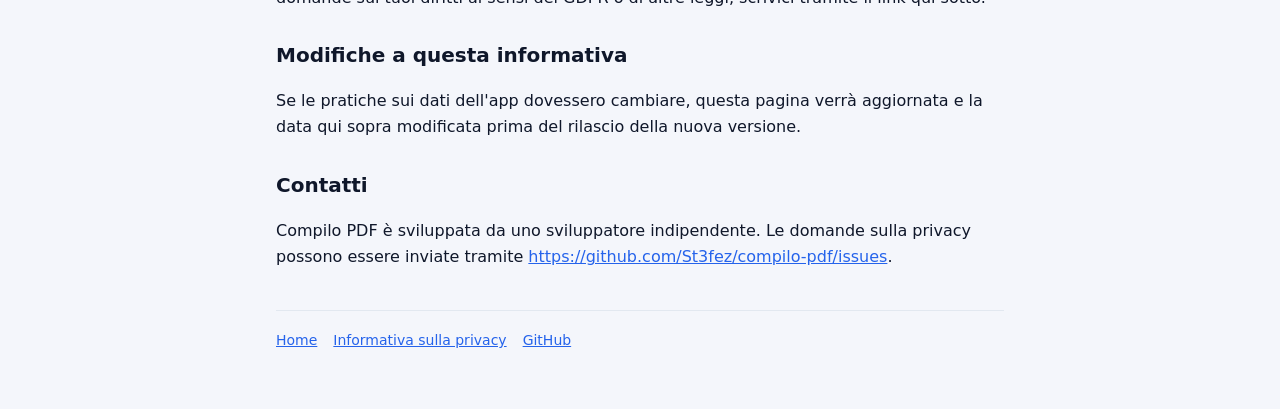
<file: docs/it/privacy.html>
<!doctype html>
<html lang="it">
<head>
<meta charset="utf-8">
<meta name="viewport" content="width=device-width,initial-scale=1">
<title>Informativa sulla privacy – Compilo PDF</title>
<meta name="description" content="Compilo PDF non raccoglie, non trasmette, non vende e non condivide dati personali. L&#x27;app funziona interamente sul tuo telefono e non ha il permesso di usare internet.">
<link rel="canonical" href="https://st3fez.github.io/compilo-pdf/it/privacy.html">
<link rel="alternate" hreflang="en" href="https://st3fez.github.io/compilo-pdf/privacy.html"><link rel="alternate" hreflang="it" href="https://st3fez.github.io/compilo-pdf/it/privacy.html"><link rel="alternate" hreflang="fr" href="https://st3fez.github.io/compilo-pdf/fr/privacy.html"><link rel="alternate" hreflang="de" href="https://st3fez.github.io/compilo-pdf/de/privacy.html"><link rel="alternate" hreflang="es" href="https://st3fez.github.io/compilo-pdf/es/privacy.html">
<link rel="icon" href="../assets/icon.svg" type="image/svg+xml">
<link rel="stylesheet" href="../assets/style.css">
</head>
<body><div class="wrap">
<header class="top"><a class="brand" href="../index.html"><img src="../assets/icon-192.png" alt="" width="44" height="44">Compilo PDF</a><nav class="langs" aria-label="Language"><a href="https://st3fez.github.io/compilo-pdf/privacy.html" hreflang="en" lang="en">English</a><a href="https://st3fez.github.io/compilo-pdf/it/privacy.html" hreflang="it" lang="it" aria-current=true>Italiano</a><a href="https://st3fez.github.io/compilo-pdf/fr/privacy.html" hreflang="fr" lang="fr">Français</a><a href="https://st3fez.github.io/compilo-pdf/de/privacy.html" hreflang="de" lang="de">Deutsch</a><a href="https://st3fez.github.io/compilo-pdf/es/privacy.html" hreflang="es" lang="es">Español</a></nav></header>
<article><h1 class="doc">Informativa sulla privacy</h1><p class="meta">Compilo PDF · Ultimo aggiornamento: 23 ottobre 2026</p><h2>In breve</h2><p>Compilo PDF non raccoglie, non trasmette, non vende e non condivide dati personali. L&#x27;app funziona interamente sul tuo telefono e non ha il permesso di usare internet.</p><h2>Cosa conserva l&#x27;app sul tuo telefono</h2><p>Per funzionare, l&#x27;app salva nel proprio spazio privato sul dispositivo, dove le altre app non possono leggerlo:</p><ul><li>i documenti PDF che apri o importi, con le modifiche che fai;</li><li>i dati che inserisci in «I miei dati» (ad esempio nome, indirizzo, codice fiscale o documento, telefono, email);</li><li>le firme che scegli di salvare;</li><li>i valori che l'app impara dopo che li scrivi più volte nello stesso campo;</li><li>file tecnici, come le copie temporanee usate per stampare, condividere o convertire un documento.</li></ul><p>Niente di tutto questo viene inviato allo sviluppatore o a terzi. Puoi rimuovere un documento dall&#x27;app in qualsiasi momento, far dimenticare i valori appresi in «I miei dati» e cancellare tutto svuotando la memoria dell&#x27;app o disinstallandola.</p><h2>Permessi e rete</h2><p>L&#x27;app non richiede il permesso internet, quindi non può inviare dati in rete. Non richiede l&#x27;accesso a foto, contatti, posizione, fotocamera, microfono o archivio: i file arrivano all&#x27;app solo quando li scegli con il selettore di file di Android o li condividi con l&#x27;app.</p><h2>Quando condividi o apri un file con un&#x27;altra app</h2><p>Se scegli Condividi, Apri con, Salva o Stampa, il file viene consegnato all&#x27;app, alla stampante o al servizio che selezioni. Da quel momento vale l&#x27;informativa di quell&#x27;app o servizio; Compilo PDF non ne ha il controllo e non riceve nulla in cambio.</p><h2>Nessuna terza parte</h2><p>Compilo PDF non contiene pubblicità, strumenti di analisi, di segnalazione errori o di tracciamento, né componenti che raccolgano dati su di te o sul tuo dispositivo.</p><h2>Backup</h2><p>Il backup nel cloud dei dati dell&#x27;app è disattivato: i tuoi documenti e i tuoi dati non vengono caricati sul tuo account Google. Android può comunque copiarli direttamente su un nuovo telefono se usi il trasferimento da telefono a telefono.</p><h2>Minori</h2><p>L&#x27;app non è rivolta ai minori e, poiché non raccoglie dati, non sa nulla dell&#x27;età di chi la usa.</p><h2>I tuoi diritti</h2><p>Poiché lo sviluppatore non detiene alcun dato su di te, non c&#x27;è nulla da accedere, rettificare o cancellare presso di lui. Hai il pieno controllo dei dati salvati nell&#x27;app. Per domande sui tuoi diritti ai sensi del GDPR o di altre leggi, scrivici tramite il link qui sotto.</p><h2>Modifiche a questa informativa</h2><p>Se le pratiche sui dati dell&#x27;app dovessero cambiare, questa pagina verrà aggiornata e la data qui sopra modificata prima del rilascio della nuova versione.</p><h2>Contatti</h2><p>Compilo PDF è sviluppata da uno sviluppatore indipendente. Le domande sulla privacy possono essere inviate tramite <a href="https://github.com/St3fez/compilo-pdf/issues">https://github.com/St3fez/compilo-pdf/issues</a>.</p></article>
<footer><a href="../index.html">Home</a><a href="../privacy.html" >Informativa sulla privacy</a><a href="https://github.com/St3fez/compilo-pdf/issues">GitHub</a></footer>
</div></body></html>
</file>
<file: docs/assets/style.css>
:root{--bg:#f4f6fb;--card:#fff;--text:#0f172a;--muted:#475569;--accent:#2563eb;--navy:#0c2547;--line:#e2e8f0}
@media (prefers-color-scheme:dark){:root{--bg:#0b1220;--card:#111a2c;--text:#e6ebf5;--muted:#9fb0c8;--accent:#6ea0ff;--line:#22304a}}
*{box-sizing:border-box}html{-webkit-text-size-adjust:100%}
body{margin:0;background:var(--bg);color:var(--text);font:16px/1.65 system-ui,-apple-system,"Segoe UI",Roboto,Helvetica,Arial,sans-serif}
a{color:var(--accent)}
.wrap{max-width:760px;margin:0 auto;padding:20px 16px 56px}
header.top{display:flex;align-items:center;justify-content:space-between;gap:12px;flex-wrap:wrap;padding:8px 0 20px}
.brand{display:flex;align-items:center;gap:12px;text-decoration:none;color:var(--text);font-weight:700;font-size:18px}
.brand img{width:44px;height:44px;border-radius:12px;display:block}
nav.langs{display:flex;gap:6px;flex-wrap:wrap}
nav.langs a{padding:4px 10px;border-radius:999px;text-decoration:none;font-size:14px;color:var(--muted);border:1px solid var(--line)}
nav.langs a[aria-current=true]{background:var(--accent);border-color:var(--accent);color:#fff}
.hero{background:linear-gradient(135deg,#17406f,#0c2547);color:#fff;border-radius:24px;padding:36px 24px;margin:8px 0 24px}
.hero h1{margin:0 0 8px;font-size:clamp(26px,6vw,38px);line-height:1.15}
.hero p{margin:0;opacity:.92;font-size:18px}
.soon{display:inline-block;margin-top:20px;padding:10px 18px;border-radius:999px;background:rgba(255,255,255,.14);font-weight:600}
.grid{display:grid;grid-template-columns:repeat(auto-fit,minmax(260px,1fr));gap:14px}
.card{background:var(--card);border:1px solid var(--line);border-radius:18px;padding:18px 20px}
.card h2{margin:0 0 6px;font-size:18px}.card p{margin:0;color:var(--muted)}
h1.doc{font-size:clamp(26px,6vw,34px);line-height:1.2;margin:8px 0 4px}
.meta{color:var(--muted);margin:0 0 24px}
article h2{font-size:20px;margin:28px 0 6px}
article p,article li{color:var(--text)}
article ul{padding-left:22px}
footer{margin-top:40px;padding-top:18px;border-top:1px solid var(--line);color:var(--muted);font-size:14px;display:flex;gap:16px;flex-wrap:wrap}
</file>
